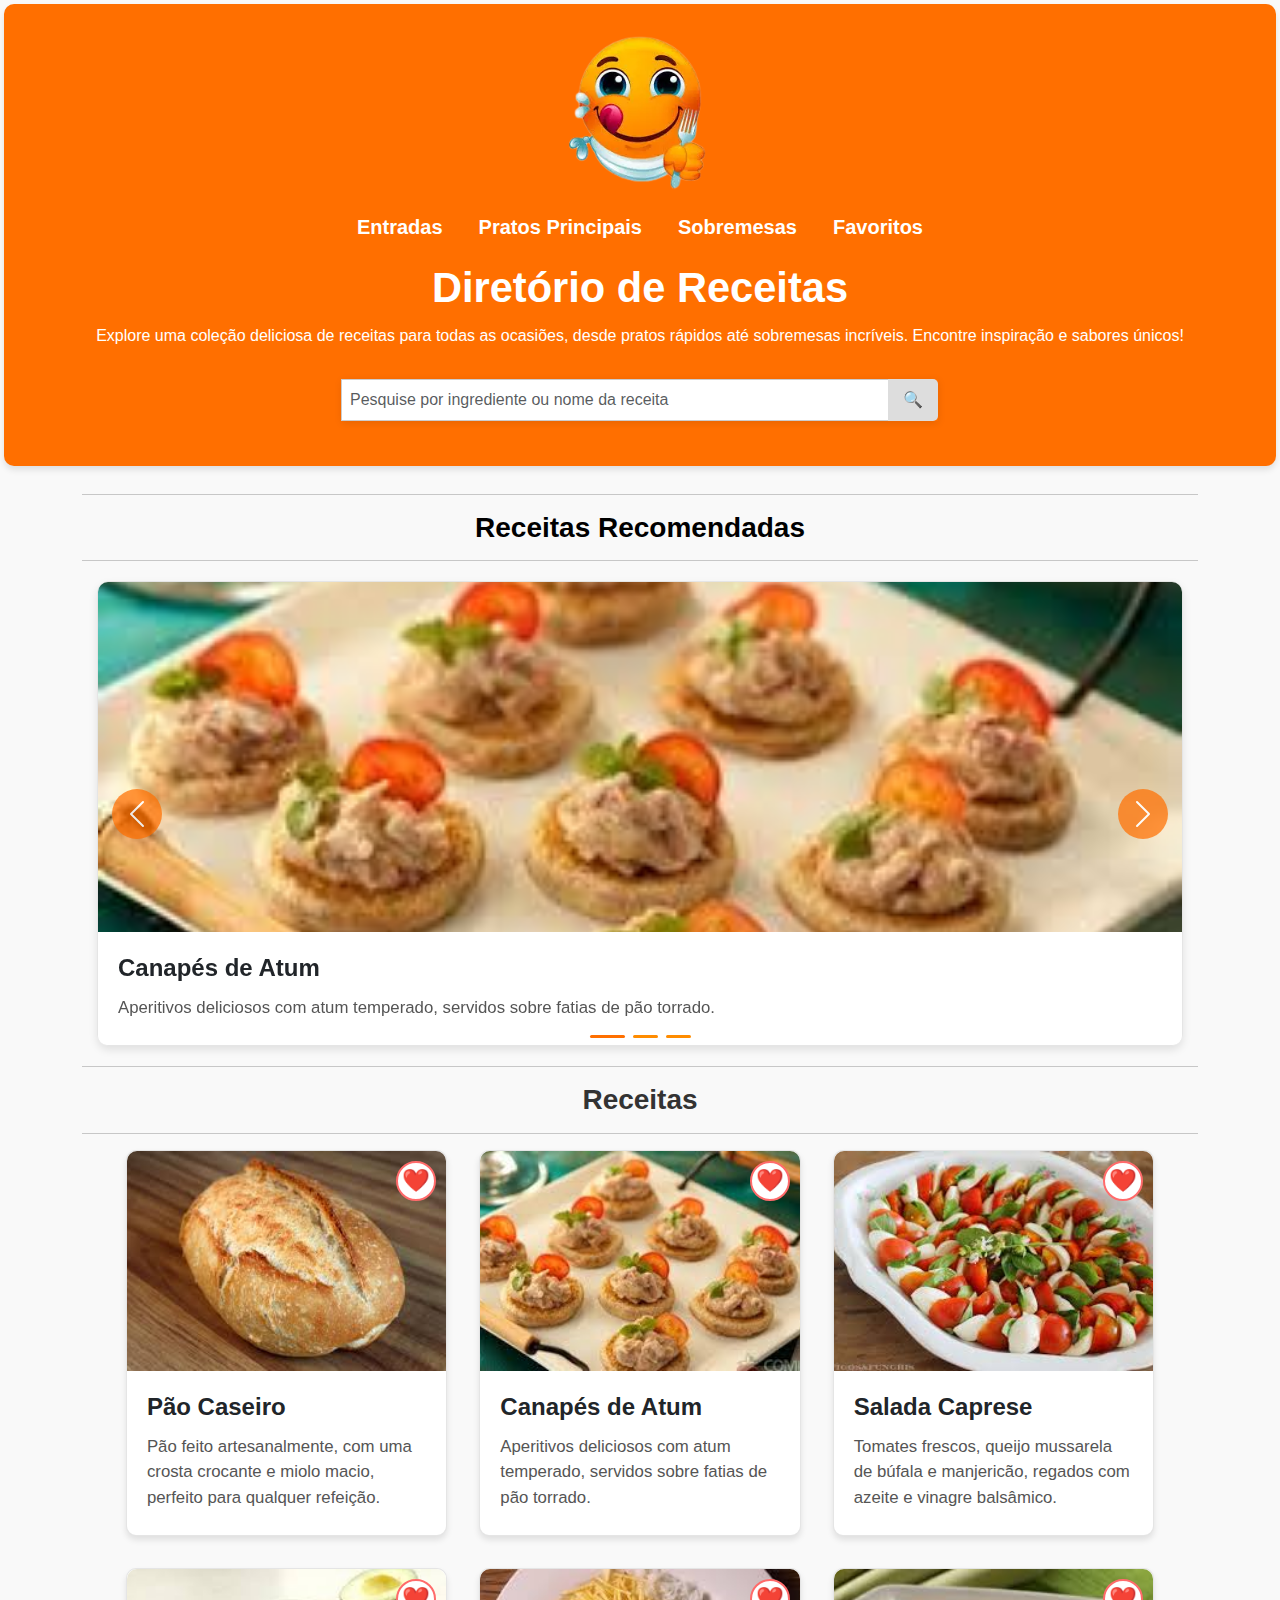
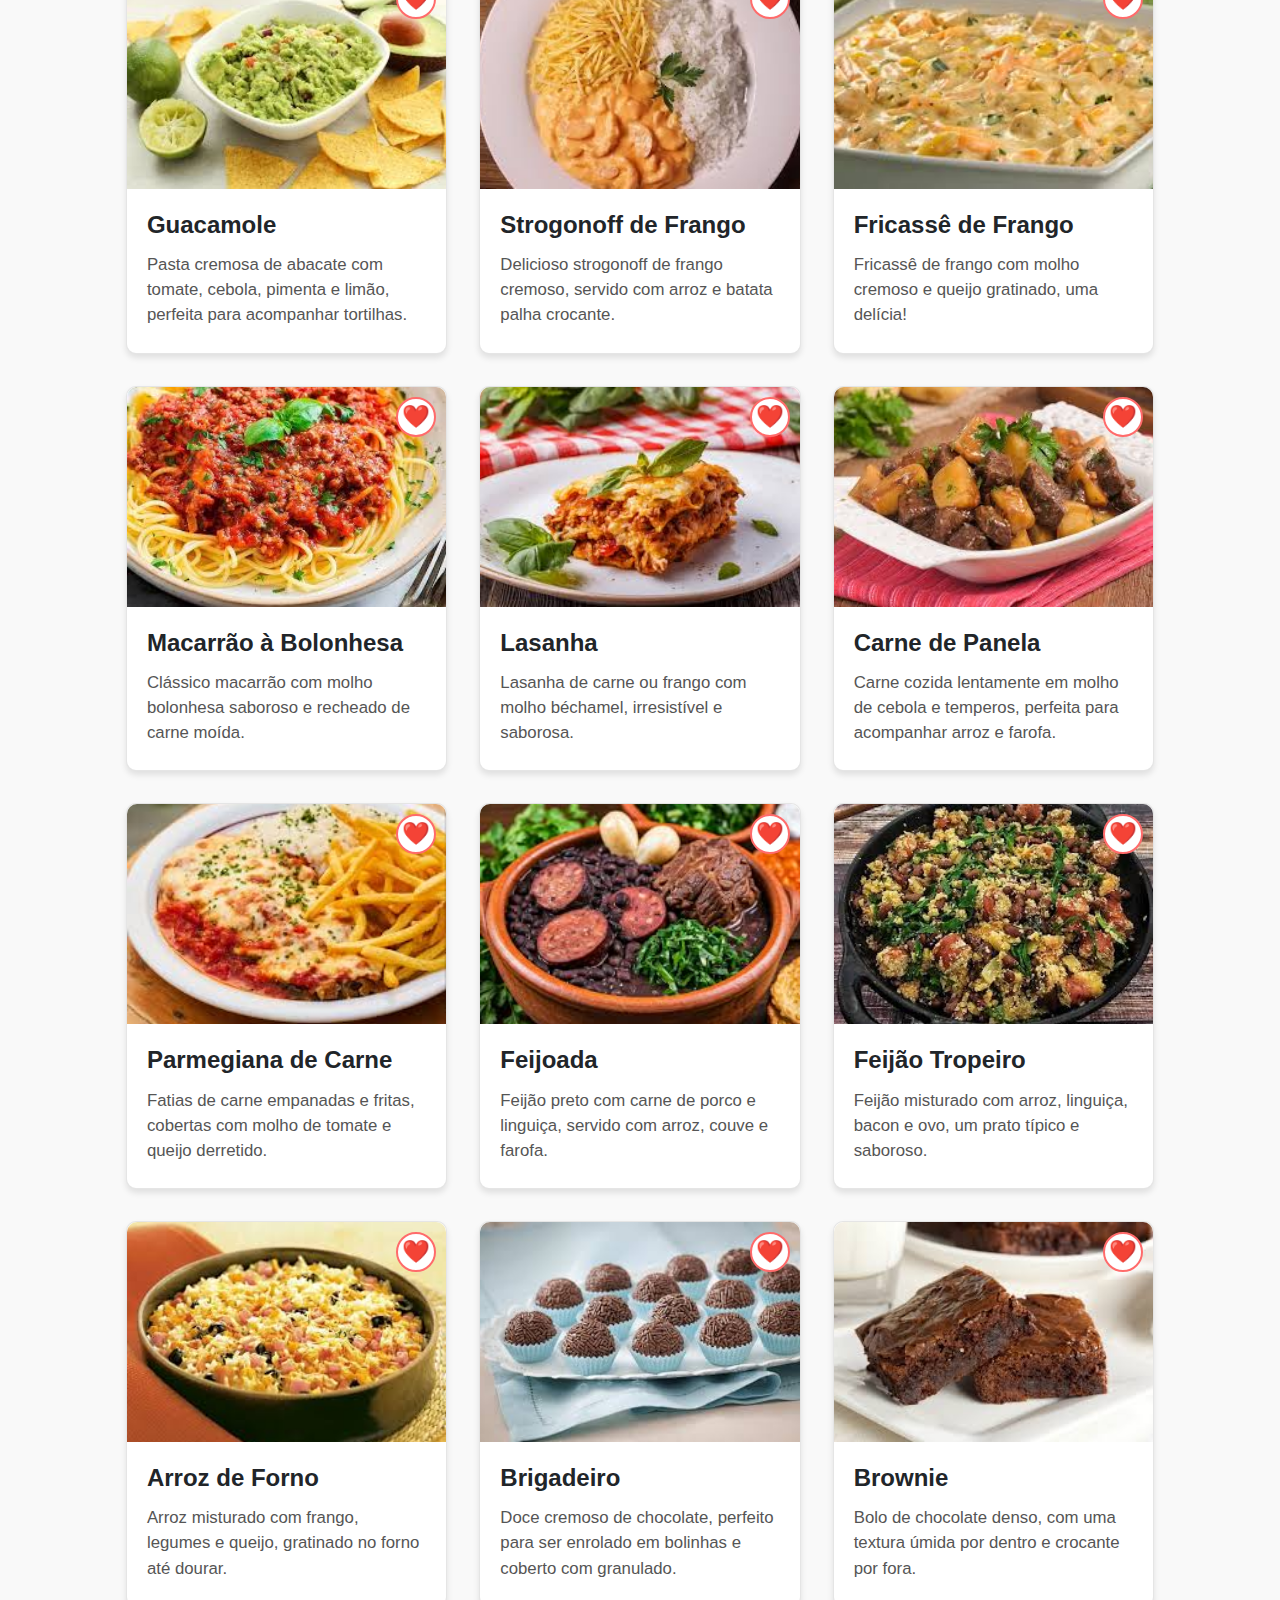
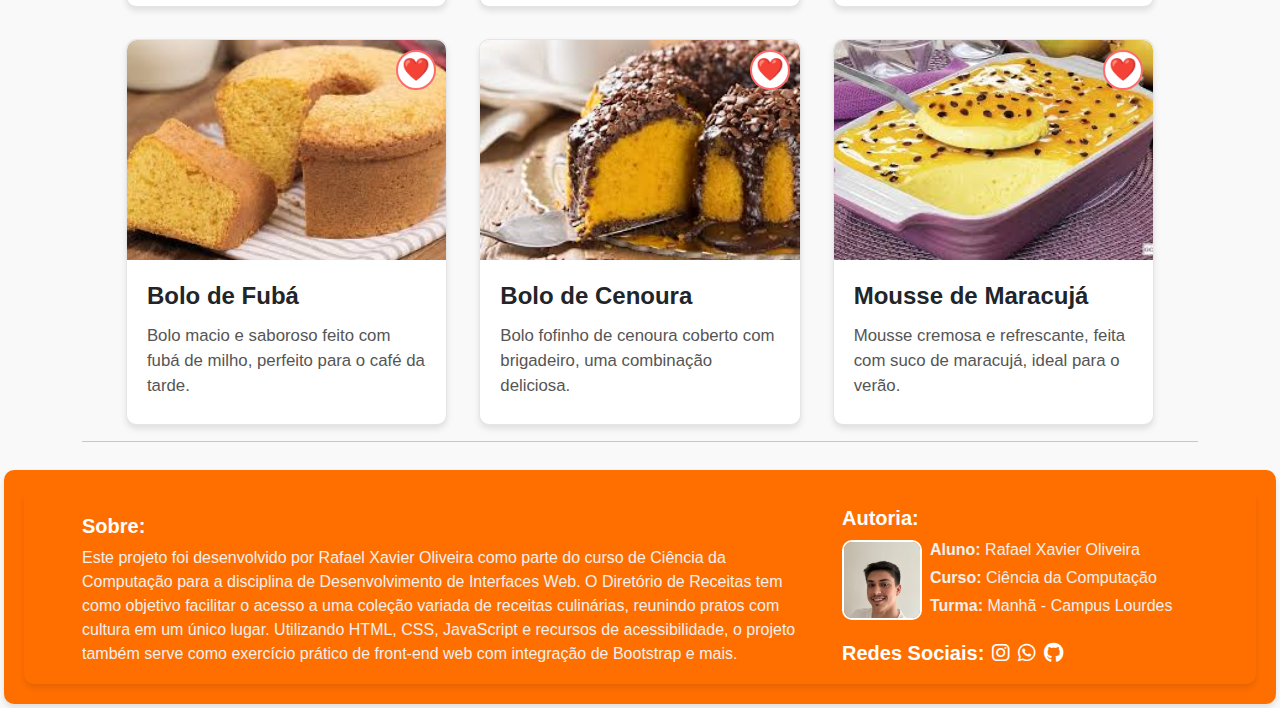
<file: index.html>
<!DOCTYPE html>
<html lang="pt-br">

<!-- Informações -->
<head>

    <!-- Meta dados -->
    <meta charset="UTF-8">
    <meta name="viewport" content="width=device-width, initial-scale=1.0">
    <meta name="description" content="Explore uma coleção de receitas deliciosas no Diretório de Receitas, com pratos para todas as ocasiões.">
    <meta property="og:title" content="Diretório de Receitas">
    <meta property="og:type" content="website">
    <meta property="og:url" content="https://b97206af-df31-48e8-bc39-a7ed41d218c0-00-1hblmvl3ysjxd.spock.replit.dev/">
    <meta property="og:image" content="https://b97206af-df31-48e8-bc39-a7ed41d218c0-00-1hblmvl3ysjxd.spock.replit.dev/assets/img/banner-logo.png">

    <!-- Linkagens para protótipos externos -->
    <link href="https://cdn.jsdelivr.net/npm/bootstrap@5.3.3/dist/css/bootstrap.min.css" rel="stylesheet">
    <link rel="stylesheet" href="https://cdnjs.cloudflare.com/ajax/libs/font-awesome/6.0.0-beta3/css/all.min.css">
    <link rel="stylesheet" href="assets/css/styles.css">

    <!-- Scripts -->
    <script src="https://cdn.jsdelivr.net/npm/bootstrap@5.3.3/dist/js/bootstrap.bundle.min.js"></script>
    <script src="https://code.jquery.com/jquery-3.7.1.min.js"></script>
    <script src="assets/scripts/app.js"></script>

    <!-- Título da aba -->
    <title>Diretório de Receitas</title>

</head>

<!-- Corpo -->
<body>

    <!-- Estruturação do cabeçalho -->
    <header class="m-1 mb-0">
        <div class="container">

            <!-- Logo -->
            <div class="logo-container text-center">
                <a href="index.html">
                    <img src="assets/img/banner-logo.png" alt="Logo do Site">
                </a>
            </div>
            
            <!-- Estruturação do menu de navegação -->
            <nav id="menu" class="position-relative">
                <!-- Menu de navegação gerado dinamicamente -->
            </nav>

            <!-- Central -->
            <h1 class="text-white text-center">Diretório de Receitas</h1>
            <p class="mensagem text-white text-center">Explore uma coleção deliciosa de receitas para todas as ocasiões, desde pratos rápidos até sobremesas incríveis. Encontre inspiração e sabores únicos!</p>

            <!-- Pesquisa -->
            <form class="pesquisa mx-auto" role="search" action="#" method="get">
                <div class="input-group">
                    <label for="search-input" class="visually-hidden">Pesquise por ingrediente ou nome da receita</label>
                    <input type="text" id="search-input" class="ingrediente form-control" name="search"
                        placeholder="Pesquise por ingrediente ou nome da receita" aria-label="Digite um ingrediente">
                    <button type="submit" class="btn btn-light" aria-label="Buscar receitas">🔍</button>
                </div>
            </form>

        </div>
    </header>

    <!-- Estruturação das receitas -->
    <main class="container">
        <section class="receitas" aria-labelledby="receitas-titulo">
            <hr class="mt-1 mx-auto">
            <h2 class="slide text-black">Receitas Recomendadas</h2>
            <hr class="my-3 mx-auto">

            <!-- Estruturação do slider -->
            <div id="slide" role="region" aria-labelledby="receitas-titulo">
                <div id="conteudo-slide">
                    <!-- Carrossel gerado dinamicamente -->
                </div>
            </div>

            <hr class="my-3 mx-auto">
            <h2 class="receitas-titulo text-center mt-1">Receitas</h2>
            <hr class="mb-0 mx-auto">
            <div id="receitas" class="row row-cols-1 row-cols-md-3 row-cols-lg-3 g-4">
                <!-- Receitas geradas dinamicamente -->
            </div>
            <hr class="my-0 mx-auto">
        </section>
    </main>

    <!-- Estruturação do rodapé -->
    <footer class="text-white m-1 mt-1">
        <div id="rodape">
            <!-- Rodapé gerado dinamicamente -->
        </div>
    </footer>

</body>

</html>
</file>
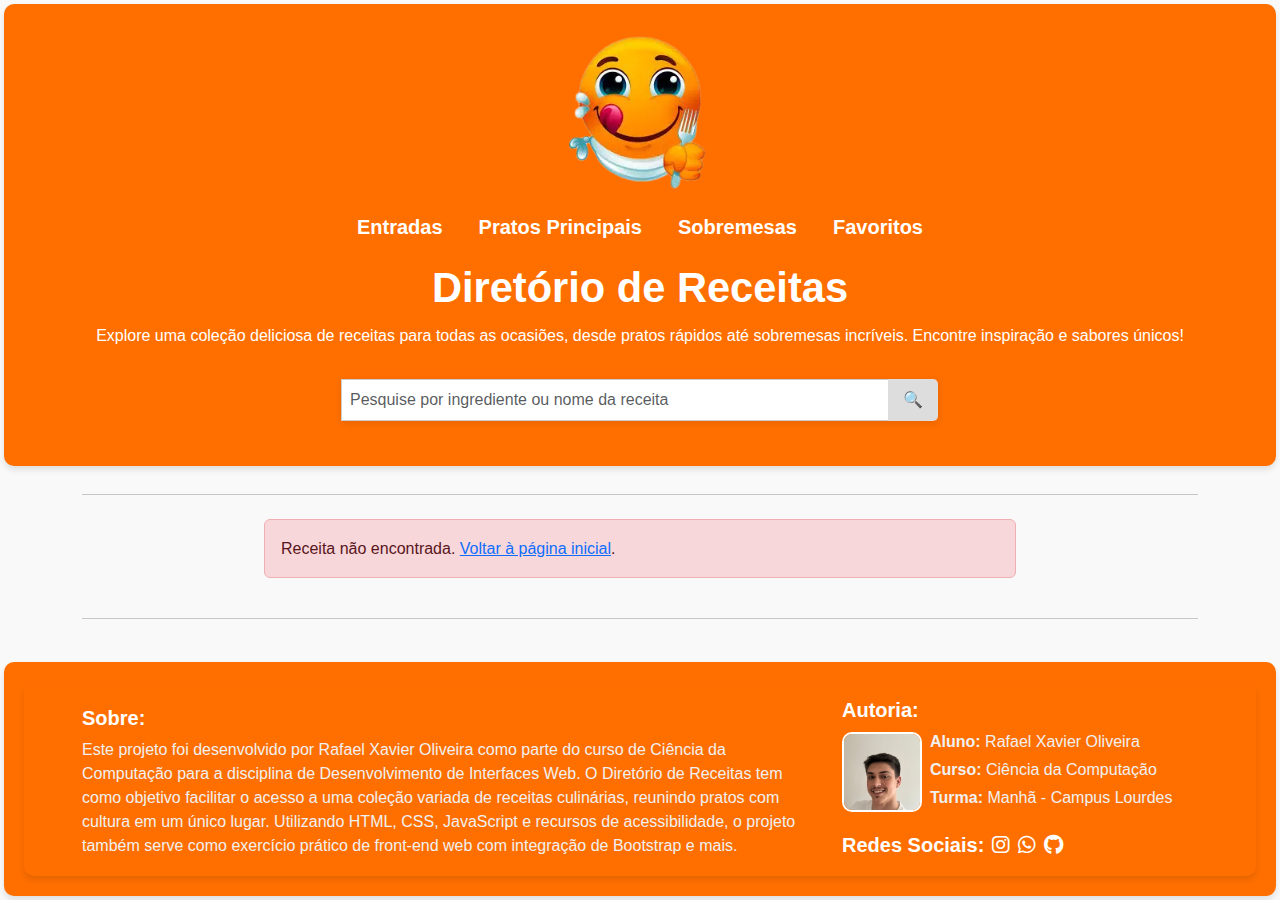
<file: detalhes.html>
<!-- Details-page -->
<!DOCTYPE html>
<html lang="pt-br">

<!-- Informações -->
<head>

    <!-- Meta dados -->
    <meta charset="UTF-8">
    <meta name="viewport" content="width=device-width, initial-scale=1.0">
    <meta name="description" content="Explore uma coleção de receitas deliciosas no Diretório de Receitas, com pratos para todas as ocasiões.">
    <meta property="og:title" content="Diretório de Receitas">
    <meta property="og:type" content="website">
    <meta property="og:url" content="https://b97206af-df31-48e8-bc39-a7ed41d218c0-00-1hblmvl3ysjxd.spock.replit.dev/">
    <meta property="og:image" content="https://b97206af-df31-48e8-bc39-a7ed41d218c0-00-1hblmvl3ysjxd.spock.replit.dev//banner-logo.png">

    <!-- Linkagens para protótipos externos -->
    <link href="https://cdn.jsdelivr.net/npm/bootstrap@5.3.3/dist/css/bootstrap.min.css" rel="stylesheet">
    <link rel="stylesheet" href="https://cdnjs.cloudflare.com/ajax/libs/font-awesome/6.0.0-beta3/css/all.min.css">
    <link rel="stylesheet" href="assets/css/styles.css">

    <!-- Scripts -->
    <script src="https://cdn.jsdelivr.net/npm/bootstrap@5.3.3/dist/js/bootstrap.bundle.min.js"></script>
    <script src="https://code.jquery.com/jquery-3.7.1.min.js"></script>
    <script src="assets/scripts/app.js"></script>

    <!-- Título da aba -->
    <title>Detalhes da Receita - Diretório de Receitas</title>

</head>

<!-- Corpo -->
<body>

    <!-- Estruturação do cabeçalho -->
    <header class="m-1 mb-0">
        <div class="container">

            <!-- Logo -->
            <div class="logo-container text-center">
                <a href="index.html">
                    <img src="assets/img/banner-logo.png" alt="Logo do Site">
                </a>
            </div>

            <!-- Estruturação do menu de navegação -->
            <nav id="menu" class="position-relative">
                <!-- Menu de navegação gerado dinamicamente -->
            </nav>

            <!-- Central -->
            <h1 class="text-white text-center">Diretório de Receitas</h1>
            <p class="mensagem text-white text-center">Explore uma coleção deliciosa de receitas para todas as ocasiões, desde pratos rápidos até sobremesas incríveis. Encontre inspiração e sabores únicos!</p>

            <!-- Pesquisa -->
            <form class="pesquisa mx-auto" role="search" action="#" method="get">
                <div class="input-group">
                    <label for="search-input" class="visually-hidden">Pesquise por ingrediente ou nome da receita</label>
                    <input type="text" id="search-input" class="ingrediente form-control" name="search"
                        placeholder="Pesquise por ingrediente ou nome da receita" aria-label="Digite um ingrediente">
                    <button type="submit" class="btn btn-light" aria-label="Buscar receitas">🔍</button>
                </div>
            </form>

        </div>
    </header>

    <!-- Estruturação das receitas -->
    <main class="container">
        <hr class="mt-1 mb-0 mx-auto">
        <div id="conteudo-receita">
            <!-- Receitas geradas dinamicamente -->
        </div>
        <hr class="mt-0 mb-1 mx-auto">
    </main>

    <!-- Estruturação do rodapé -->
    <footer class="text-white m-1 mt-1">
        <div id="rodape">
            <!-- Rodapé gerado dinamicamente -->
        </div>
    </footer>

</body>

</html>
</file>
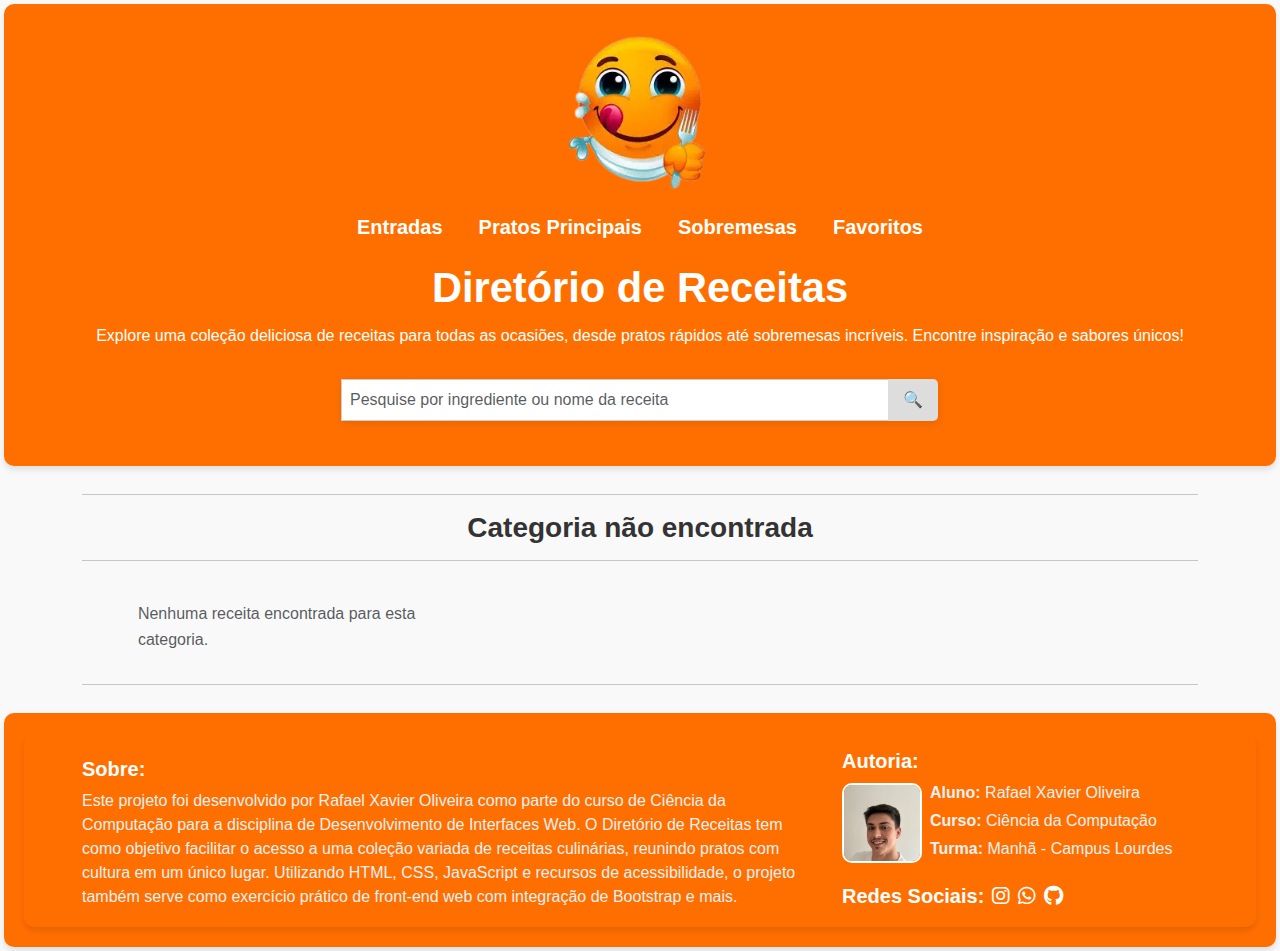
<file: secundarios.html>
<!-- Category-page -->
<!DOCTYPE html>
<html lang="pt-br">

<!-- Informações -->

<head>

    <!-- Meta dados-->
    <meta charset="UTF-8">
    <meta name="viewport" content="width=device-width, initial-scale=1.0">
    <meta name="description"
        content="Explore uma coleção de receitas deliciosas no Diretório de Receitas, com pratos para todas as ocasiões.">
    <meta property="og:title" content="Diretório de Receitas - Categorias">
    <meta property="og:type" content="website">
    <meta property="og:url" content="https://b97206af-df31-48e8-bc39-a7ed41d218c0-00-1hblmvl3ysjxd.spock.replit.dev/">
    <meta property="og:image"
        content="https://b97206af-df31-48e8-bc39-a7ed41d218c0-00-1hblmvl3ysjxd.spock.replit.dev//banner-logo.png">

    <!-- Linkagens para protótipos externos -->
    <link href="https://cdn.jsdelivr.net/npm/bootstrap@5.3.3/dist/css/bootstrap.min.css" rel="stylesheet">
    <link rel="stylesheet" href="https://cdnjs.cloudflare.com/ajax/libs/font-awesome/6.0.0-beta3/css/all.min.css">
    <link rel="stylesheet" href="assets/css/styles.css">

    <!-- Scripts -->
    <script src="https://cdn.jsdelivr.net/npm/bootstrap@5.3.3/dist/js/bootstrap.bundle.min.js"></script>
    <script src="https://code.jquery.com/jquery-3.7.1.min.js"></script>
    <script src="assets/scripts/app.js"></script>

    <!-- Título da aba -->
    <title>Categorias - Diretório de Receitas</title>
</head>

<!-- Corpo -->

<body>

    <!-- Estruturação do cabeçalho -->
    <header class="m-1 mb-0">
        <div class="container">

            <!-- Logo -->
            <div class="logo-container text-center">
                <a href="index.html">
                    <img src="assets/img/banner-logo.png" alt="Logo do Site">
                </a>
            </div>

            <!-- Estruturação do menu de navegação -->
            <nav id="menu" class="position-relative">
                <!-- Menu de navegação gerado dinamicamente -->
            </nav>

            <!-- Central -->
            <h1 class="text-white text-center">Diretório de Receitas</h1>
            <p class="mensagem text-white text-center">Explore uma coleção deliciosa de receitas para todas as ocasiões,
                desde pratos rápidos até sobremesas incríveis. Encontre inspiração e sabores únicos!</p>

            <!-- Pesquisa -->
            <form class="pesquisa mx-auto" role="search" action="#" method="get">
                <div class="input-group">
                    <label for="search-input" class="visually-hidden">Pesquise por ingrediente ou nome da
                        receita</label>
                    <input type="text" id="search-input" class="ingrediente form-control" name="search"
                        placeholder="Pesquise por ingrediente ou nome da receita" aria-label="Digite um ingrediente">
                    <button type="submit" class="btn btn-light" aria-label="Buscar receitas">🔍</button>
                </div>
            </form>

        </div>
    </header>

    <!-- Estruturação das receitas -->
    <main class="container">
        <section class="receitas-recomendadas" aria-labelledby="categoria-titulo">
            <hr class="mt-1 mx-auto">
            <h2 id="categoria-titulo" class="receitas-titulo text-center mt-1">Carregando...</h2>
            <hr class="mb-0 mx-auto">
            <div id="receitas-categoria" class="row row-cols-1 row-cols-md-3 row-cols-lg-3 g-4">
                <!-- Receitas geradas dinamicamente -->
            </div>
            </div>
            <hr class="my-0 mx-auto">
        </section>
    </main>

    <!-- Estruturação do rodapé -->
    <footer class="text-white m-1 mt-1">
        <div id="rodape">
            <!-- Rodapé gerado dinamicamente -->
        </div>
    </footer>
    
</body>

</html>
</file>
<file: assets/css/styles.css>
/* Variáveis CSS */
:root {
    --cor-principal: #ff6f00;
    --cor-secundaria: #ff8c00;
    --cor-texto-principal: #333;
    --cor-texto-secundario: #555;
    --cor-favorito: #ff6b6b;
    --box-shadow: 0 4px 6px rgba(0, 0, 0, 0.1);
    --border-radius: 10px;
    --transition-tempo: 0.3s;
    --padding-geral: 1.5rem;
    --min-width-card: 280px;
}

/* Estrutura base do CSS */
* {
    margin: 0;
    padding: 0;
    box-sizing: border-box;
}

body {
    font-family: Arial, Helvetica, sans-serif;
    background-color: #f9f9f9;
    color: var(--cor-texto-principal);
    line-height: 1.6;
    min-height: 100vh;
    display: flex;
    flex-direction: column;
}

/* Estilização do cabeçalho */
header {
    background-color: var(--cor-principal);
    box-shadow: var(--box-shadow);
    border-radius: var(--border-radius);
    padding: 15px 0;
    position: relative;
    transition: background-color var(--transition-tempo);
    margin: 10px;
    margin-bottom: 0;
}

/* Estilização do rodapé */
footer {
    padding: 1rem;
    background-color: var(--cor-principal);
    box-shadow: var(--box-shadow);
    border-radius: var(--border-radius);
    margin: 10px;
    margin-top: 10px;
}

footer h4 {
    color: #fff;
    font-size: 1.25rem;
}

footer p {
    font-size: .9rem;
    color: #f0f0f0;
    line-height: 1.5;
}

/* Itens rodapé */
.imagem-perfil {
    width: 80px;
    height: 80px;
    border-radius: 10px;
    object-fit: cover;
    border: 2px solid #fff;
}

.icone {
    color: #fff;
    font-size: 1.25rem;
    transition: color var(--transition-tempo), transform var(--transition-tempo);
}

.icone:hover {
    color: var(--cor-secundaria);
    transform: scale(1.1);
}

/* Logo */
.logo-container {
    padding: 1px;
    text-align: center;
}

.logo {
    max-height: 100px;
    max-width: 100%;
}

/* Títulos e parágrafos */
h1 {
    font-size: 2rem;
    font-weight: 700;
    margin: 10px;
    text-align: center;
    transition: font-size var(--transition-tempo), color var(--transition-tempo);
}

h2 {
    font-size: 1.75rem;
    font-weight: 600;
    text-align: center;
    transition: font-size var(--transition-tempo), color var(--transition-tempo);
}

/* Menu de navegação */
.nav-link {
    color: white;
    font-weight: bold;
    text-decoration: none;
    padding: 10px;
    border-radius: 1.875rem;
    transition: background-color var(--transition-tempo), transform var(--transition-tempo);
}

.nav-link:hover {
    background-color: rgba(255, 255, 255, 0.15);
    transform: scale(1.05);
}

.nav-link:focus {
    outline: 2px solid var(--cor-secundaria);
    outline-offset: 2px;
}

.navegacao {
    display: flex;
    justify-content: center;
    gap: 10px;
    margin: 1px;
    list-style: none;
}

/* Caixa de pesquisa */
.pesquisa {
    max-width: 600px;
    padding: 10px 2px;
    display: flex;
    align-items: center;
    gap: 5px;
    flex-wrap: nowrap;
    width: 100%;
    margin: 20px auto;
}

.pesquisa .input-group {
    box-shadow: 0 2px 8px rgba(0, 0, 0, 0.1);
}

.pesquisa input {
    flex-grow: 1;
    flex-shrink: 1;
    min-width: 6.25rem;
    max-width: 100%;
    border: 1px solid #ccc;
    border-radius: 5px;
    padding: 8px;
}


/* Botão de pesquisa */
.pesquisa button {
    padding: .5rem .75rem;
    min-width: 3.125rem;
    background-color: #ddd;
    color: var(--cor-texto-principal);
    border: none;
    border-radius: 5px;
    transition: background-color var(--transition-tempo), transform var(--transition-tempo);
    cursor: pointer;
}

.pesquisa button:hover {
    background-color: var(--cor-secundaria);
    color: white;
    transform: scale(1.05);
}

.pesquisa button:focus {
    outline: 2px solid var(--cor-secundaria);
    outline-offset: 2px;
}

/* Organização e disposição das receitas */
main {
    padding: var(--padding-geral);
    flex-grow: 1;
    width: 100%;
}

.receita {
    position: relative;
    width: 100%;
}

.receita-link {
    color: var(--cor-texto-principal);
    text-decoration: none;
    display: block;
    width: 100%;
    height: 100%;
}

.card {
    border: 1px solid rgba(0, 0, 0, 0.1);
    border-radius: var(--border-radius);
    box-shadow: var(--box-shadow);
    transition: all 0.3s ease;
    width: 100%;
    height: 100%;
    display: flex;
    flex-direction: column;
}

.card [data-receita] {
    cursor: pointer;
}

.card:hover {
    transform: translateY(-5px);
    box-shadow: 0 10px 20px rgba(0, 0, 0, 0.1);
}

.card-img-top {
    width: 100%;
    height: 200px;
    object-fit: cover;
    border-radius: var(--border-radius) var(--border-radius) 0 0;
    transition: opacity var(--transition-tempo);
}

.card-body {
    padding: 1.25rem;
    flex-grow: 1;
    display: flex;
    flex-direction: column;
}

.card-titulo {
    font-size: 1.25rem;
    font-weight: 600;
    margin-bottom: .75rem;
    line-height: 1.3;
}

.card-texto {
    font-size: 1rem;
    margin: 0;
    color: var(--cor-texto-secundario);
    line-height: 1.5;
}

/* Botão favorito */
.favorito {
    position: absolute;
    top: 10px;
    right: 10px;
    width: 2.5rem;
    height: 2.5rem;
    background: white;
    border: 2px solid var(--cor-favorito);
    color: var(--cor-favorito);
    border-radius: 50%;
    font-size: 1.2rem;
    display: flex;
    align-items: center;
    justify-content: center;
    cursor: pointer;
    transition: all var(--transition-tempo);
}

.favorito:hover,
.favorito.ativo {
    background: var(--cor-favorito);
    color: white;
    transform: scale(1.1);
}

.favorito.favoritado {
    background: var(--cor-favorito);
    color: white;
}

.favorito:focus {
    outline: 2px solid var(--cor-secundaria);
    outline-offset: 2px;
}

/* Botão do menu */
#menuToggle {
    display: none;
}

.menu-icone {
    display: none;
    color: white;
    font-size: 1.8rem;
    position: absolute;
    top: -165px;
    right: 1.25rem;
    cursor: pointer;
    z-index: 999;
    padding: 10px;
    border-radius: 50%;
    transition: transform 0.3s ease, color 0.3s ease;
}

.menu-icone:hover {
    transform: rotate(180deg);
    color: var(--cor-secundaria);
}

/* Grid das receitas */
#receitas,
#receitas-categoria {
    display: grid;
    grid-template-columns: repeat(auto-fit, minmax(var(--min-width-card), 1fr));
    gap: 1.75rem;
    padding: 1rem;
    width: 95%;
    max-width: 1400px;
    margin: 0 auto;
}

/* Container de conteúdo */
#conteudo-receita {
    display: block;
    padding: var(--padding-geral);
    max-width: 800px;
    margin: 0 auto;
    width: 100%;
}

.receita-detalhe-container {
    width: 100%;
}

.receita-detalhe-card {
    width: 100%;
    border: none;
    border-radius: var(--border-radius);
    box-shadow: var(--box-shadow);
    overflow: hidden;
}

.receita-detalhe-card .card-img-top {
    width: 100% !important;
    height: 300px;
    object-fit: cover;
    border-radius: var(--border-radius) var(--border-radius) 0 0;
    display: block;
    margin: 0;
    padding: 0;
}

.receita-detalhe-corpo {
    padding: 2rem;
}

#conteudo-receita .card-title {
    font-size: 2rem;
    font-weight: 700;
    color: var(--cor-texto-principal);
    margin-bottom: 1rem;
}

#conteudo-receita .card-texto {
    font-size: 1.1rem;
    color: var(--cor-texto-secundario);
    margin-bottom: 1.5rem;
}

#conteudo-receita h3 {
    font-size: 1.5rem;
    font-weight: 600;
    color: var(--cor-texto-principal);
    margin-top: 1.5rem;
    margin-bottom: 1rem;
}

#conteudo-receita ul {
    list-style-type: disc;
    padding-left: 2rem;
    margin-bottom: 1.5rem;
}

#conteudo-receita ul li {
    font-size: 1rem;
    color: var(--cor-texto-secundario);
    line-height: 1.8;
}

#conteudo-receita .btn {
    background-color: var(--cor-principal);
    color: white;
    padding: .75rem 1.5rem;
    border: none;
    border-radius: 5px;
    font-size: 1rem;
    font-weight: 600;
    transition: background-color var(--transition-tempo), transform var(--transition-tempo);
}

#conteudo-receita .btn:hover {
    background-color: var(--cor-secundaria);
    transform: scale(1.05);
}

/* Estilos do carrossel */
#conteudo-slide {
    margin: 20px auto;
    max-width: 1200px;
    padding: 0 15px;
}

.carousel {
    border-radius: 12px;
    overflow: hidden;
    box-shadow: 0 4px 8px rgba(0, 0, 0, 0.1);
    margin: 20px 0;
}

.slide-card {
    border-radius: 10px;
    overflow: hidden;
    margin-bottom: 5px;
}

.card-body {
    padding-bottom: 25px;
}

.carousel-item .card-img-top {
    height: 350px;
    width: 100%;
    object-fit: cover;
    transition: transform 0.3s ease;
}

.carousel-item:hover .card-img-top {
    transform: scale(1.03);
}

/* Botões do carrossel */
.carousel-control-prev,
.carousel-control-next {
    width: 50px;
    height: 50px;
    background: rgba(255, 111, 0, 0.8);
    border-radius: 50%;
    top: 50%;
    transform: translateY(-50%);
    opacity: 0.9;
}

.carousel-control-prev {
    left: 15px;
}

.carousel-control-next {
    right: 15px;
}

.carousel-indicators {
    bottom: 8px;
    margin: 0;
    padding: 0;
}

.carousel-indicators [data-bs-target] {
    width: 25px;
    height: 3px;
    background: #ff8c00;
    border: none;
    border-radius: 5px;
    margin: 0 4px;
    transition: all 0.3s ease;
    position: relative;
    opacity: 1;
}

.carousel-indicators button {
    width: 25px;
    height: 3px;
    background: var(--cor-secundaria);
    border: none;
    border-radius: 5px;
    margin: 0 4px;
    transition: all 0.3s ease;
}

.carousel-indicators .active {
    width: 35px;
    background: var(--cor-principal);
}

/* Imagem complementar no card de detalhes */
.imagens-complementares {
    display: flex;
    flex-direction: row;
    justify-content: center;
    gap: .5rem;
    margin-top: .75rem;
    padding: var(--padding-geral);
}

.imagem-complementar {
    width: 33.33%;
    height: 120px;
    object-fit: cover;
    border-radius: var(--border-radius);
    transition: transform var(--transition-tempo);
    cursor: pointer;
}

.imagem-complementar:hover {
    transform: scale(1.05);
    box-shadow: 0 4px 8px rgba(0, 0, 0, 0.2);
}

.imagem-complementar:focus {
    outline: 2px solid var(--cor-secundaria);
    outline-offset: 2px;
}

/* Media queries de até 430px */
@media screen and (max-width: 430px) {

    /* Reformulação de títulos e parágrafos */
    h1 {
        font-size: 1.8rem;
    }

    h2 {
        font-size: 1.5rem;
    }

    .mensagem {
        display: none;
    }

    /* Reformulação do rodapé */
    footer {
        padding: .75rem;
    }

    footer h4 {
        font-size: 1.1rem;
    }

    footer p {
        font-size: .85rem;
    }

    .imagem-perfil {
        width: 35px;
        height: 35px;
    }

    .icone {
        font-size: 1.1rem;
    }

    /* Reformulação das receitas */
    #receitas,
    #receitas-categoria {
        grid-template-columns: 1fr;
        gap: 1.25rem;
        padding: .75rem;
        width: 100%;
    }

    .card-img-top {
        height: 160px;
    }

    .card-body {
        padding: 1rem;
    }

    .card-titulo {
        font-size: 1.2rem;
        line-height: 1.3;
    }

    .card-texto {
        font-size: .9rem;
        line-height: 1.5;
    }

    /* Reformulação do menu de navegação */
    .navegacao {
        display: flex;
        position: fixed;
        top: 0;
        left: 0;
        width: 100%;
        height: 0;
        background: rgba(0, 0, 0, 0.7);
        overflow: hidden;
        transition: height 0.3s;
        flex-direction: column;
        align-content: center;
        justify-content: center;
        z-index: 998;
    }

    .navegacao li {
        width: 100%;
        margin: 10px 0;
        text-align: center;
    }

    .navegacao li a {
        display: inline-block;
        padding: 8px 20px;
        background-color: var(--cor-principal);
        color: white;
        border-radius: 20px;
        width: 60%;
        max-width: 250px;
        margin: 8px auto;
        font-size: 16px;
        font-weight: bold;
        letter-spacing: 0.5px;
        transition: transform 0.3s ease, background-color 0.3s ease, box-shadow 0.3s ease;
    }

    .navegacao li a:hover {
        transform: scale(1.2);
        background-color: var(--cor-secundaria);
        box-shadow: 0 6px 12px rgba(0, 0, 0, 0.15);
    }

    .navegacao li a:focus {
        outline: 2px solid var(--cor-secundaria);
        outline-offset: 2px;
    }

    /* Reformulação do botão do menu */
    .menu-icone {
        display: block;
    }

    #menuToggle:checked~.navegacao {
        height: 100%;
    }

    #menuToggle:checked~label i:nth-child(2),
    #menuToggle:not(:checked)~label i:nth-child(1) {
        display: block;
    }

    #menuToggle:checked~label i:nth-child(1),
    #menuToggle:not(:checked)~label i:nth-child(2) {
        display: none;
    }

    /* Reformulação caixa de pesquisa */
    .pesquisa {
        max-width: 100%;
        padding: .5rem;
        gap: .5rem;
    }

    .pesquisa input {
        min-width: 80px;
        padding: .5rem;
    }

    /* Reformulação botão de pesquisa */
    .pesquisa button {
        padding: .5rem .8rem;
        min-width: 60px;
    }

    /* Reformulação botão favorito */
    .favorito {
        width: 36px;
        height: 36px;
        font-size: 1.1rem;
    }

    /* Reformulação do conteudo da receita */
    #conteudo-receita {
        padding: 1rem;
    }

    .receita-detalhe-card .card-img-top {
        height: 200px;
    }

    .receita-detalhe-corpo {
        padding: 1.5rem;
    }

    #conteudo-receita .card-title {
        font-size: 1.5rem;
    }

    #conteudo-receita .card-text {
        font-size: 1rem;
    }

    #conteudo-receita h3 {
        font-size: 1.25rem;
    }

    #conteudo-receita ul li {
        font-size: .9rem;
    }

    #conteudo-receita .btn {
        padding: .5rem 1rem;
    }

    /* Reformulação da imagem complementar no card de detalhes */
    .imagens-complementares {
        flex-direction: column;
        align-items: center;
    }

    .imagem-complementar {
        width: 100%;
        height: 110px;
    }

    /* Reformulação do carrossel */
    .carousel-item .card-img-top {
        height: 250px;
    }

    .carousel-indicators button {
        width: 15px;
        margin: 0 3px;
        height: 1px;
    }

    .carousel-indicators .active {
        width: 20px;
    }

    .carousel-control-prev,
    .carousel-control-next {
        width: 30px;
        height: 30px;
    }

    .card-body {
        padding-bottom: 20px;
    }
}

/* Media queries de 431px até 767px */
@media screen and (min-width: 431px) and (max-width: 767px) {

    /* Reformulação de títulos e parágrafos */
    h1 {
        font-size: 2rem;
    }

    h2 {
        font-size: 1.5rem;
    }

    .mensagem {
        display: none;
    }

    /* Reformulação do rodapé */
    footer {
        padding: 1rem;
    }

    footer h4 {
        font-size: 1.15rem;
    }

    footer p {
        font-size: .9rem;
    }

    .imagem-perfil {
        width: 38px;
        height: 38px;
    }

    /* Reformulação das receitas */
    #receitas,
    #receitas-categoria {
        grid-template-columns: repeat(auto-fill, minmax(250px, 1fr));
        gap: 1.5rem;
    }

    .card-img-top {
        height: 180px;
    }

    .card-titulo {
        font-size: 1.3rem;
    }

    .card-texto {
        font-size: .95rem;
    }

    /* Reformulação do menu de navegação */
    .navegacao {
        display: flex;
        position: fixed;
        top: 0;
        left: 0;
        width: 100%;
        height: 0;
        background: rgba(0, 0, 0, 0.7);
        overflow: hidden;
        transition: height 0.3s;
        flex-direction: column;
        align-content: center;
        justify-content: center;
        z-index: 998;
    }

    .navegacao li {
        width: 100%;
        margin: 10px 0;
        text-align: center;
    }

    .navegacao li a {
        display: inline-block;
        padding: 8px 20px;
        background-color: var(--cor-principal);
        color: white;
        border-radius: 20px;
        width: 60%;
        max-width: 250px;
        margin: 8px auto;
        font-size: 16px;
        font-weight: bold;
        letter-spacing: 0.5px;
        transition: transform 0.3s ease, background-color 0.3s ease, box-shadow 0.3s ease;
    }

    .navegacao li a:hover {
        transform: scale(1.2);
        background-color: var(--cor-secundaria);
        box-shadow: 0 6px 12px rgba(0, 0, 0, 0.15);
    }

    .navegacao li a:focus {
        outline: 2px solid var(--cor-secundaria);
        outline-offset: 2px;
    }

    /* Reformulação do botão de menu */
    .menu-icone {
        display: block;
    }

    #menuToggle:checked~.navegacao {
        height: 100%;
    }

    #menuToggle:checked~label i:nth-child(2),
    #menuToggle:not(:checked)~label i:nth-child(1) {
        display: block;
    }

    #menuToggle:checked~label i:nth-child(1),
    #menuToggle:not(:checked)~label i:nth-child(2) {
        display: none;
    }

    /* Reformulação do conteudo da receita */
    .receita-detalhe-card .card-img-top {
        height: 250px;
    }

    #conteudo-receita .card-title {
        font-size: 1.75rem;
    }

    /* Reformulação da imagem complementar no card de detalhes */
    .imagens-complementares {
        gap: 0.75rem;
    }

    .imagem-complementar {
        height: 110px;
    }

    /* Reformulação do carrossel */
    .carousel-item .card-img-top {
        height: 300px;
    }

    .carousel-indicators {
        bottom: 5px;
    }

    .carousel-indicators button {
        width: 20px;
        height: 2px;
    }

    .carousel-indicators .active {
        width: 25px;
    }

    .carousel-control-prev,
    .carousel-control-next {
        width: 35px;
        height: 35px;
    }
}

/* Media queries de 768px até 1023px */
@media screen and (min-width: 768px) and (max-width: 1023px) {

    /* Reformulação da estrutura base */
    h1 {
        font-size: 2.4rem;
    }

    footer p {
        font-size: .95rem;
    }

    /* Reformulação  das receitas */
    #receitas,
    #receitas-categoria {
        grid-template-columns: repeat(auto-fill, minmax(var(--min-width-card), 1fr));
        gap: 1.75rem;
    }

    .card-titulo {
        font-size: 1.5rem;
    }

    .card-texto {
        font-size: 1rem;
    }

    /* Reformulação do menu de navegação */
    .navegacao li a {
        font-size: 20px;
    }

    /* Reformulação do botão de favorito */
    .favorito {
        font-size: 1.3rem;
    }
}

/* Media queries de até 992px para correção de bugs */
@media screen and (min-width: 992px) {

    /* Reformulação das receitas */
    #receitas,
    #receitas-categoria {
        grid-template-columns: repeat(auto-fill, minmax(300px, 1fr));
    }
}

/* Media queries de 1024px+ */
@media screen and (min-width: 1024px) {

    /* Reformulação da estrutura base */
    h1 {
        font-size: 2.6rem;
    }

    footer p {
        font-size: 1rem;
    }

    /* Reformulação das receitas */
    #receitas,
    #receitas-categoria {
        grid-template-columns: repeat(auto-fit, minmax(var(--min-width-card), 1fr));
        gap: 2rem;
    }

    .card-img-top {
        height: 220px;
    }

    .card-titulo {
        font-size: 1.5rem;
    }

    .card-texto {
        font-size: 1.05rem;
    }

    /* Reformulação do menu de navegação */
    .navegacao li a {
        font-size: 20px;
    }

    /* Reformulação do botão de favorito */
    .favorito {
        width: 40px;
        height: 40px;
        font-size: 1.4rem;
    }
}

/* Media queries de 1400px+ */
@media screen and (min-width: 1400px) {

    /* Reformulação geral */
    main {
        max-width: 1400px;
        margin-left: auto;
        margin-right: auto;
    }
}
</file>
